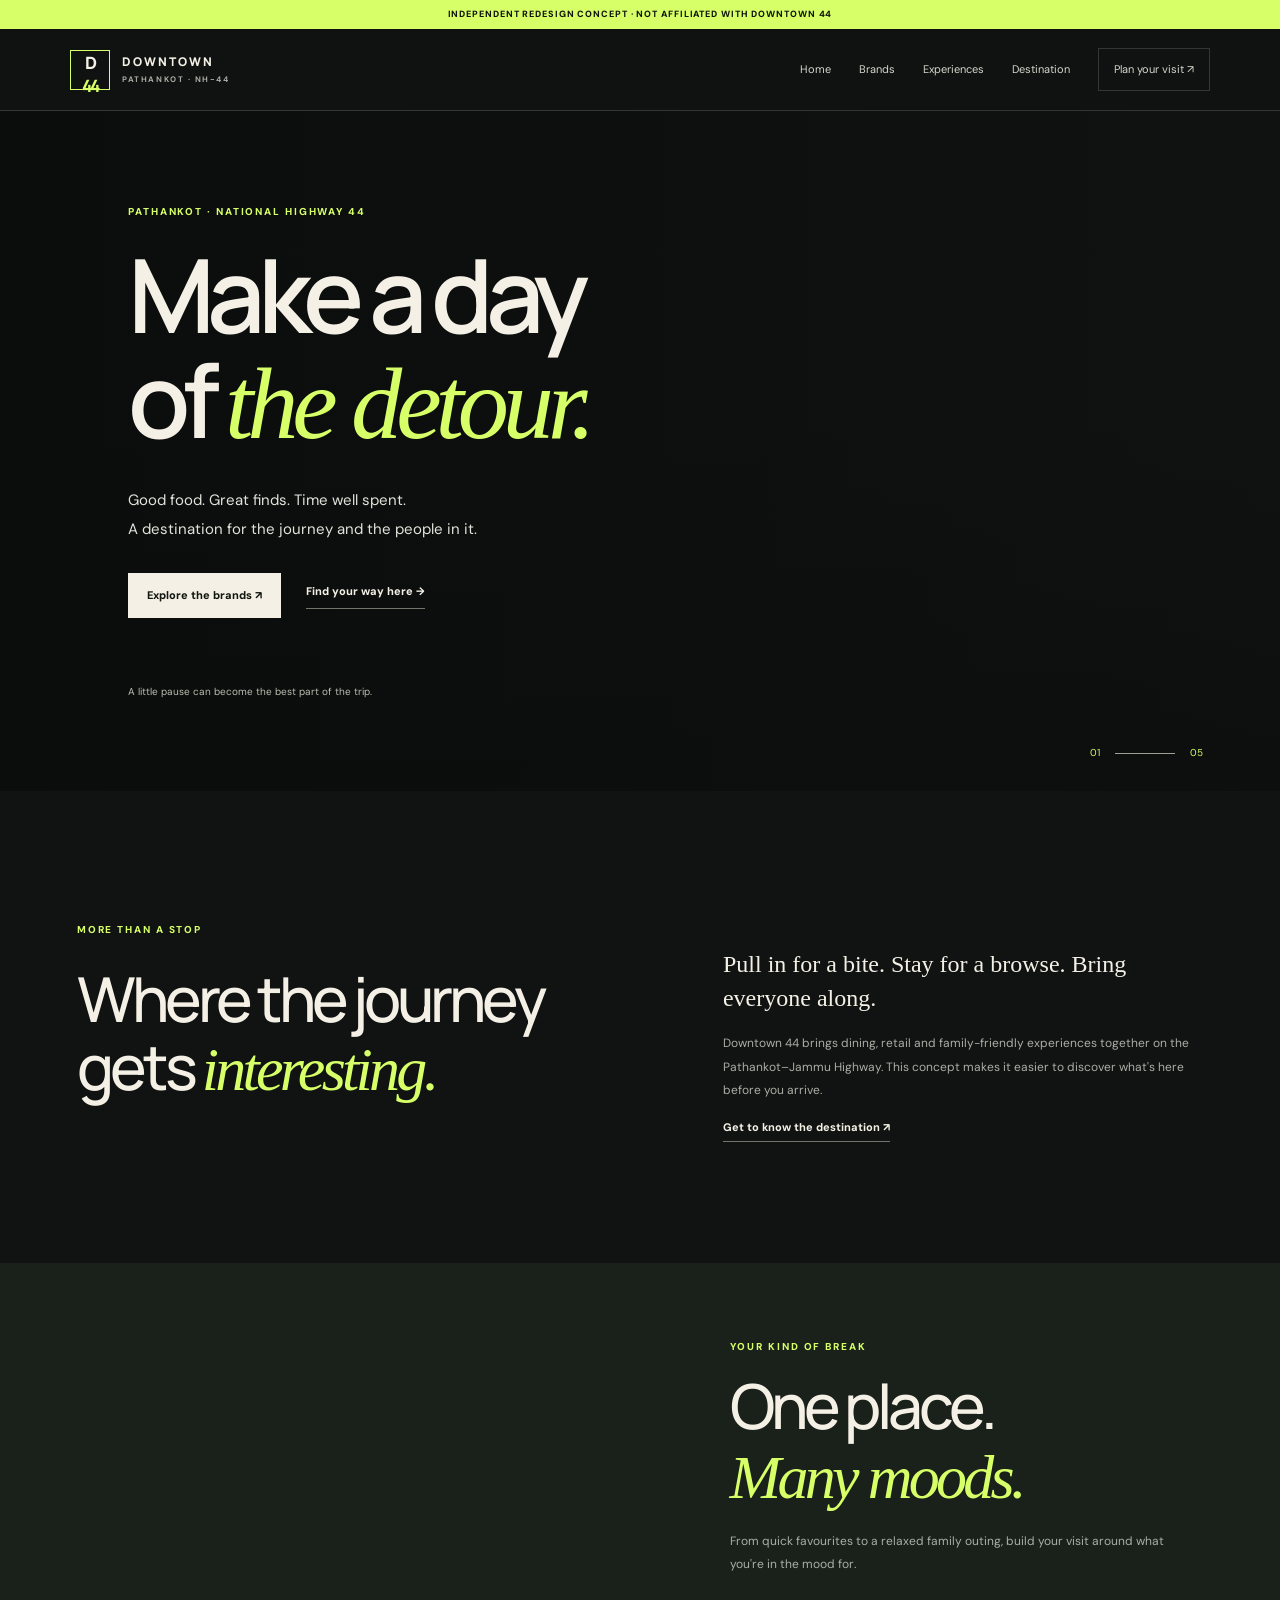
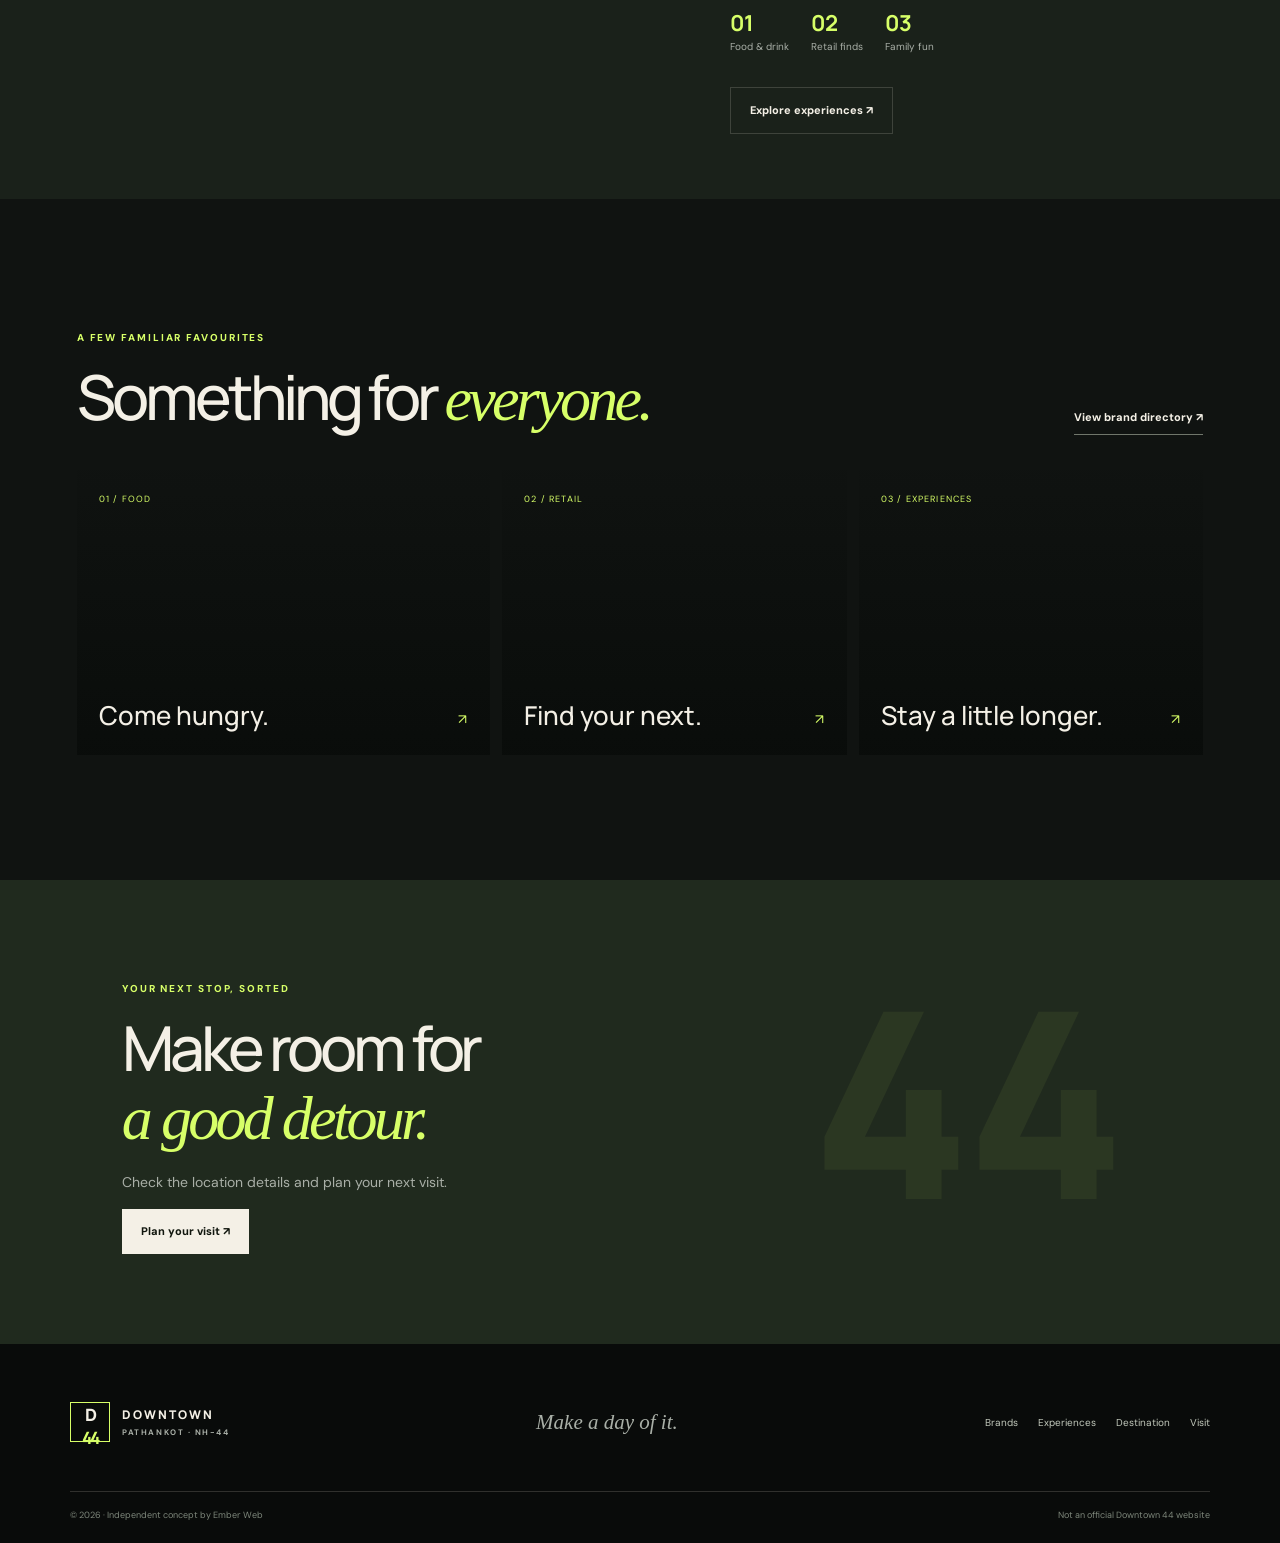
<file: index.html>
<!doctype html><html lang="en"><head><meta charset="utf-8"><meta name="viewport" content="width=device-width, initial-scale=1"><meta name="theme-color" content="#101311"><meta name="description" content="An independent multi-page website redesign concept for Pathankot Downtown 44."><title>Home | Downtown 44 Concept</title><link rel="preconnect" href="https://fonts.googleapis.com"><link rel="preconnect" href="https://fonts.gstatic.com" crossorigin><link href="https://fonts.googleapis.com/css2?family=DM+Sans:wght@400;500;600;700&family=Manrope:wght@400;500;600;700;800&display=swap" rel="stylesheet"><link rel="stylesheet" href="assets/css/style.css"><script defer src="assets/js/main.js"></script></head><body><div class="notice">INDEPENDENT REDESIGN CONCEPT · NOT AFFILIATED WITH DOWNTOWN 44</div>
<header><a class="logo" href="index.html"><b>D<span>44</span></b><span>DOWNTOWN<small>PATHANKOT · NH-44</small></span></a><button class="hamb" aria-expanded="false" aria-label="Toggle navigation">☰</button><nav><a href="index.html">Home</a><a href="brands.html">Brands</a><a href="experiences.html">Experiences</a><a href="destination.html">Destination</a><a class="navbutton" href="visit.html">Plan your visit ↗</a></nav></header><main>
<section class="hero"><div class="hero-photo"></div><div class="hero-content reveal"><p class="eyebrow">PATHANKOT · NATIONAL HIGHWAY 44</p><h1>Make a day<br>of <em>the detour.</em></h1><p class="lead">Good food. Great finds. Time well spent.<br>A destination for the journey and the people in it.</p><div class="actions"><a class="btn light" href="brands.html">Explore the brands ↗</a><a class="under" href="visit.html">Find your way here →</a></div><p class="hero-caption">A little pause can become the best part of the trip.</p></div><span class="hero-count">01 <i></i> 05</span></section>
<section class="intro wrap reveal"><p class="eyebrow">MORE THAN A STOP</p><div class="split"><h2>Where the journey<br>gets <em>interesting.</em></h2><div><p class="serif">Pull in for a bite. Stay for a browse. Bring everyone along.</p><p>Downtown 44 brings dining, retail and family-friendly experiences together on the Pathankot–Jammu Highway. This concept makes it easier to discover what's here before you arrive.</p><a class="under" href="destination.html">Get to know the destination ↗</a></div></div></section>
<section class="feature"><div class="feature-photo"></div><div class="feature-copy reveal"><p class="eyebrow">YOUR KIND OF BREAK</p><h2>One place.<br><em>Many moods.</em></h2><p>From quick favourites to a relaxed family outing, build your visit around what you're in the mood for.</p><div class="numbers"><span><b>01</b> Food & drink</span><span><b>02</b> Retail finds</span><span><b>03</b> Family fun</span></div><a class="btn outline" href="experiences.html">Explore experiences ↗</a></div></section>
<section class="wrap brands-home"><div class="sectiontop"><div><p class="eyebrow">A FEW FAMILIAR FAVOURITES</p><h2>Something for <em>everyone.</em></h2></div><a class="under" href="brands.html">View brand directory ↗</a></div><div class="tiles"><a class="tile food reveal" href="brands.html#food"><small>01 / FOOD</small><b>Come hungry.</b><span>↗</span></a><a class="tile retail reveal" href="brands.html#retail"><small>02 / RETAIL</small><b>Find your next.</b><span>↗</span></a><a class="tile fun reveal" href="experiences.html"><small>03 / EXPERIENCES</small><b>Stay a little longer.</b><span>↗</span></a></div></section>
<section class="cta"><div class="wrap reveal"><p class="eyebrow">YOUR NEXT STOP, SORTED</p><h2>Make room for<br><em>a good detour.</em></h2><p>Check the location details and plan your next visit.</p><a class="btn light" href="visit.html">Plan your visit ↗</a></div><b class="giant">44</b></section>
</main><footer><div class="footmain"><a class="logo" href="index.html"><b>D<span>44</span></b><span>DOWNTOWN<small>PATHANKOT · NH-44</small></span></a><p>Make a day of it.</p><div><a href="brands.html">Brands</a><a href="experiences.html">Experiences</a><a href="destination.html">Destination</a><a href="visit.html">Visit</a></div></div><div class="footbottom"><span>© <span id="year"></span> · Independent concept by Ember Web</span><span>Not an official Downtown 44 website</span></div></footer></body></html>
</file>
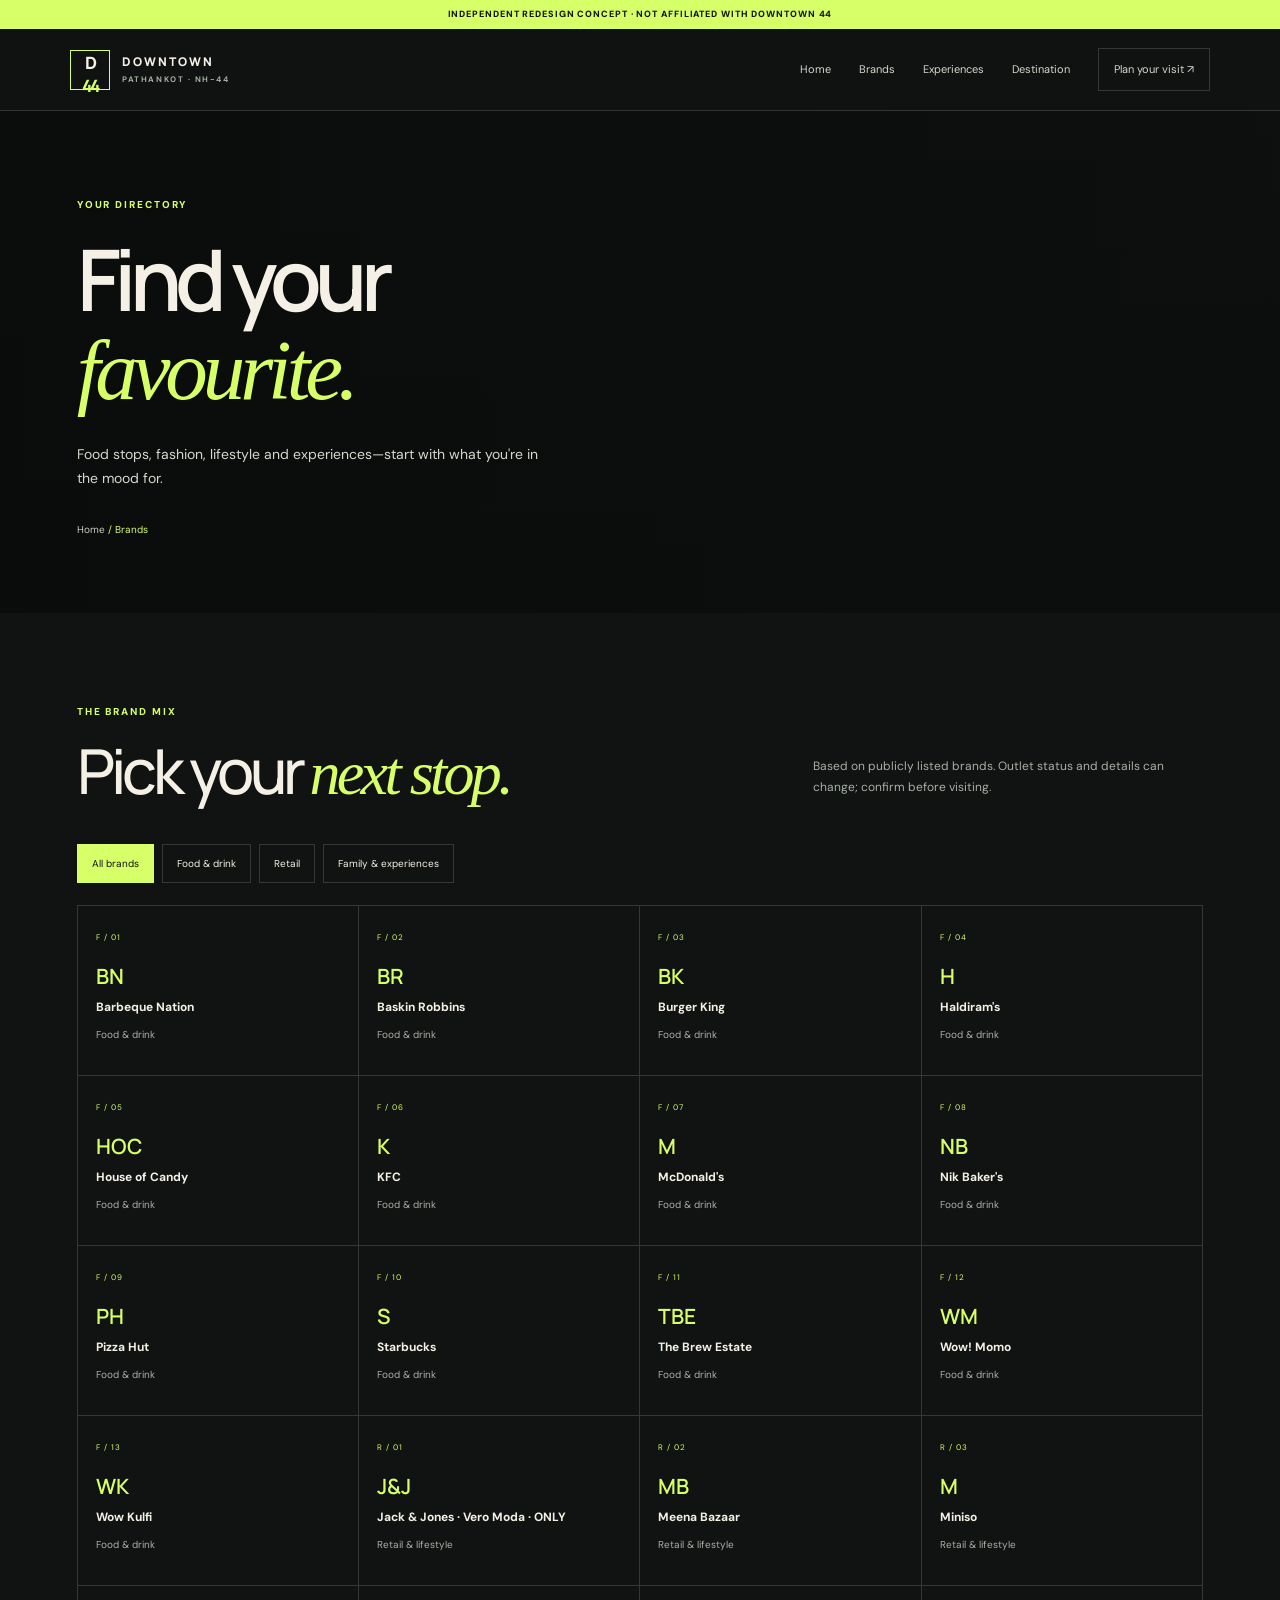
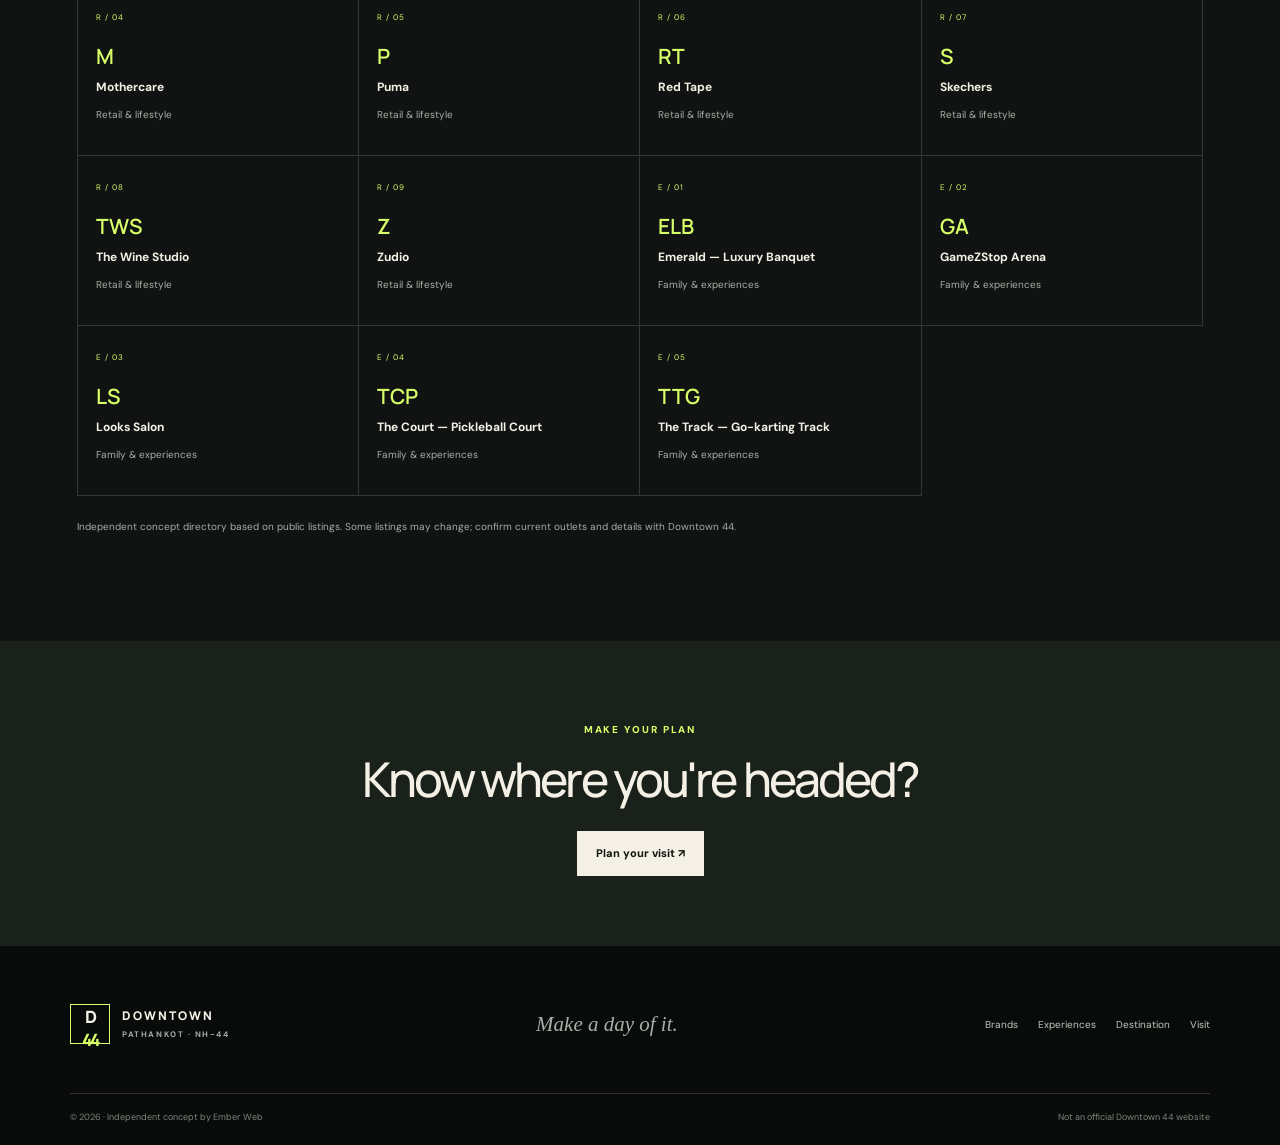
<file: brands.html>
<!doctype html><html lang="en"><head><meta charset="utf-8"><meta name="viewport" content="width=device-width, initial-scale=1"><meta name="theme-color" content="#101311"><meta name="description" content="An independent multi-page website redesign concept for Pathankot Downtown 44."><title>Brands | Downtown 44 Concept</title><link rel="preconnect" href="https://fonts.googleapis.com"><link rel="preconnect" href="https://fonts.gstatic.com" crossorigin><link href="https://fonts.googleapis.com/css2?family=DM+Sans:wght@400;500;600;700&family=Manrope:wght@400;500;600;700;800&display=swap" rel="stylesheet"><link rel="stylesheet" href="assets/css/style.css"><script defer src="assets/js/main.js"></script></head><body><div class="notice">INDEPENDENT REDESIGN CONCEPT · NOT AFFILIATED WITH DOWNTOWN 44</div>
<header><a class="logo" href="index.html"><b>D<span>44</span></b><span>DOWNTOWN<small>PATHANKOT · NH-44</small></span></a><button class="hamb" aria-expanded="false" aria-label="Toggle navigation">☰</button><nav><a href="index.html">Home</a><a href="brands.html">Brands</a><a href="experiences.html">Experiences</a><a href="destination.html">Destination</a><a class="navbutton" href="visit.html">Plan your visit ↗</a></nav></header><main>
<section class="pagehero brands-hero"><div class="wrap reveal"><p class="eyebrow">YOUR DIRECTORY</p><h1>Find your<br><em>favourite.</em></h1><p>Food stops, fashion, lifestyle and experiences—start with what you're in the mood for.</p><div class="crumb"><a href="index.html">Home</a> / Brands</div></div></section>
<section class="wrap directory"><div class="sectiontop"><div><p class="eyebrow">THE BRAND MIX</p><h2>Pick your <em>next stop.</em></h2></div><p>Based on publicly listed brands. Outlet status and details can change; confirm before visiting.</p></div><div class="filters"><button class="selected" data-filter="all">All brands</button><button data-filter="food">Food & drink</button><button data-filter="retail">Retail</button><button data-filter="fun">Family & experiences</button></div><div class="brandgrid"><article class="brandcard" data-cat="food" id="food"><small>F / 01</small><b>BN</b><h3>Barbeque Nation</h3><p>Food & drink</p></article><article class="brandcard" data-cat="food"><small>F / 02</small><b>BR</b><h3>Baskin Robbins</h3><p>Food & drink</p></article><article class="brandcard" data-cat="food"><small>F / 03</small><b>BK</b><h3>Burger King</h3><p>Food & drink</p></article><article class="brandcard" data-cat="food"><small>F / 04</small><b>H</b><h3>Haldiram's</h3><p>Food & drink</p></article><article class="brandcard" data-cat="food"><small>F / 05</small><b>HOC</b><h3>House of Candy</h3><p>Food & drink</p></article><article class="brandcard" data-cat="food"><small>F / 06</small><b>K</b><h3>KFC</h3><p>Food & drink</p></article><article class="brandcard" data-cat="food"><small>F / 07</small><b>M</b><h3>McDonald's</h3><p>Food & drink</p></article><article class="brandcard" data-cat="food"><small>F / 08</small><b>NB</b><h3>Nik Baker's</h3><p>Food & drink</p></article><article class="brandcard" data-cat="food"><small>F / 09</small><b>PH</b><h3>Pizza Hut</h3><p>Food & drink</p></article><article class="brandcard" data-cat="food"><small>F / 10</small><b>S</b><h3>Starbucks</h3><p>Food & drink</p></article><article class="brandcard" data-cat="food"><small>F / 11</small><b>TBE</b><h3>The Brew Estate</h3><p>Food & drink</p></article><article class="brandcard" data-cat="food"><small>F / 12</small><b>WM</b><h3>Wow! Momo</h3><p>Food & drink</p></article><article class="brandcard" data-cat="food"><small>F / 13</small><b>WK</b><h3>Wow Kulfi</h3><p>Food & drink</p></article><article class="brandcard" data-cat="retail" id="retail"><small>R / 01</small><b>J&J</b><h3>Jack & Jones · Vero Moda · ONLY</h3><p>Retail & lifestyle</p></article><article class="brandcard" data-cat="retail"><small>R / 02</small><b>MB</b><h3>Meena Bazaar</h3><p>Retail & lifestyle</p></article><article class="brandcard" data-cat="retail"><small>R / 03</small><b>M</b><h3>Miniso</h3><p>Retail & lifestyle</p></article><article class="brandcard" data-cat="retail"><small>R / 04</small><b>M</b><h3>Mothercare</h3><p>Retail & lifestyle</p></article><article class="brandcard" data-cat="retail"><small>R / 05</small><b>P</b><h3>Puma</h3><p>Retail & lifestyle</p></article><article class="brandcard" data-cat="retail"><small>R / 06</small><b>RT</b><h3>Red Tape</h3><p>Retail & lifestyle</p></article><article class="brandcard" data-cat="retail"><small>R / 07</small><b>S</b><h3>Skechers</h3><p>Retail & lifestyle</p></article><article class="brandcard" data-cat="retail"><small>R / 08</small><b>TWS</b><h3>The Wine Studio</h3><p>Retail & lifestyle</p></article><article class="brandcard" data-cat="retail"><small>R / 09</small><b>Z</b><h3>Zudio</h3><p>Retail & lifestyle</p></article><article class="brandcard" data-cat="fun" id="fun"><small>E / 01</small><b>ELB</b><h3>Emerald — Luxury Banquet</h3><p>Family & experiences</p></article><article class="brandcard" data-cat="fun"><small>E / 02</small><b>GA</b><h3>GameZStop Arena</h3><p>Family & experiences</p></article><article class="brandcard" data-cat="fun"><small>E / 03</small><b>LS</b><h3>Looks Salon</h3><p>Family & experiences</p></article><article class="brandcard" data-cat="fun"><small>E / 04</small><b>TCP</b><h3>The Court — Pickleball Court</h3><p>Family & experiences</p></article><article class="brandcard" data-cat="fun"><small>E / 05</small><b>TTG</b><h3>The Track — Go-karting Track</h3><p>Family & experiences</p></article></div><p class="fine">Independent concept directory based on public listings. Some listings may change; confirm current outlets and details with Downtown 44.</p></section><section class="slim"><p class="eyebrow">MAKE YOUR PLAN</p><h2>Know where you're headed?</h2><a class="btn light" href="visit.html">Plan your visit ↗</a></section>
</main><footer><div class="footmain"><a class="logo" href="index.html"><b>D<span>44</span></b><span>DOWNTOWN<small>PATHANKOT · NH-44</small></span></a><p>Make a day of it.</p><div><a href="brands.html">Brands</a><a href="experiences.html">Experiences</a><a href="destination.html">Destination</a><a href="visit.html">Visit</a></div></div><div class="footbottom"><span>© <span id="year"></span> · Independent concept by Ember Web</span><span>Not an official Downtown 44 website</span></div></footer></body></html>
</file>
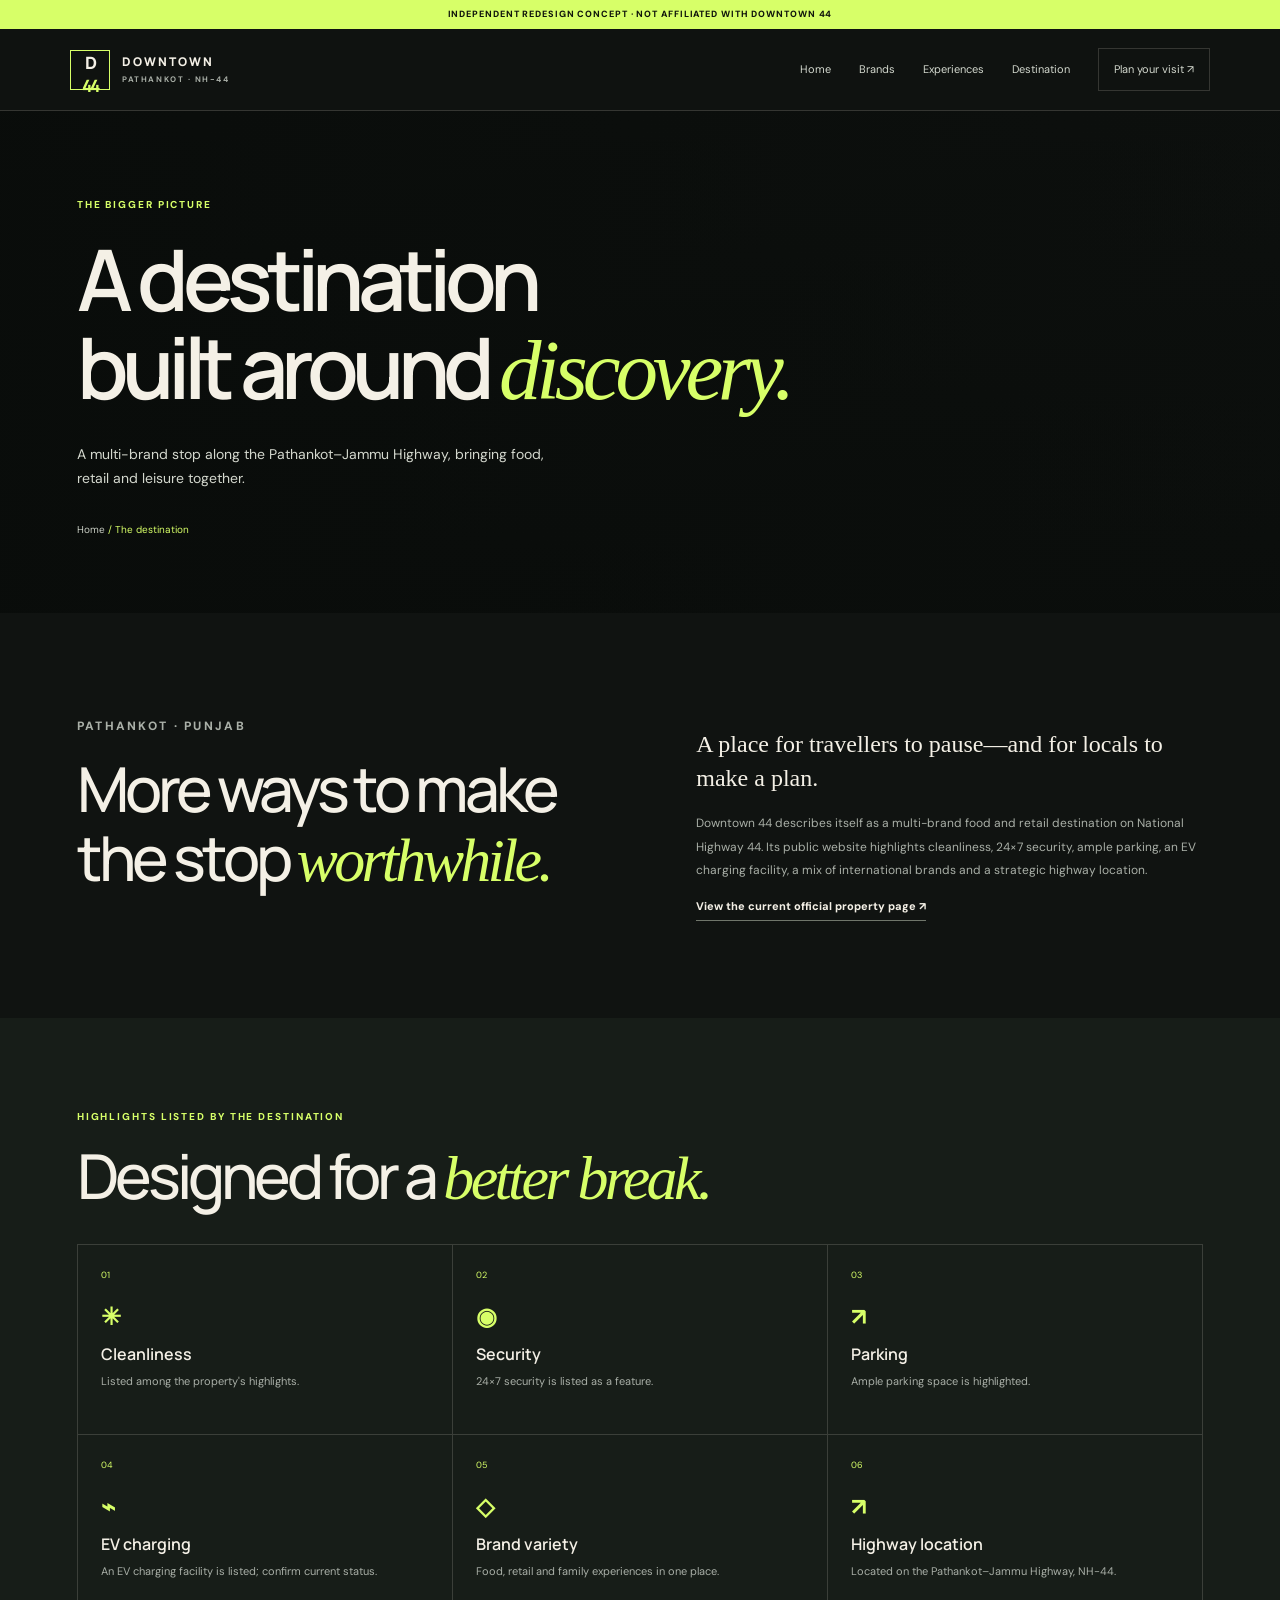
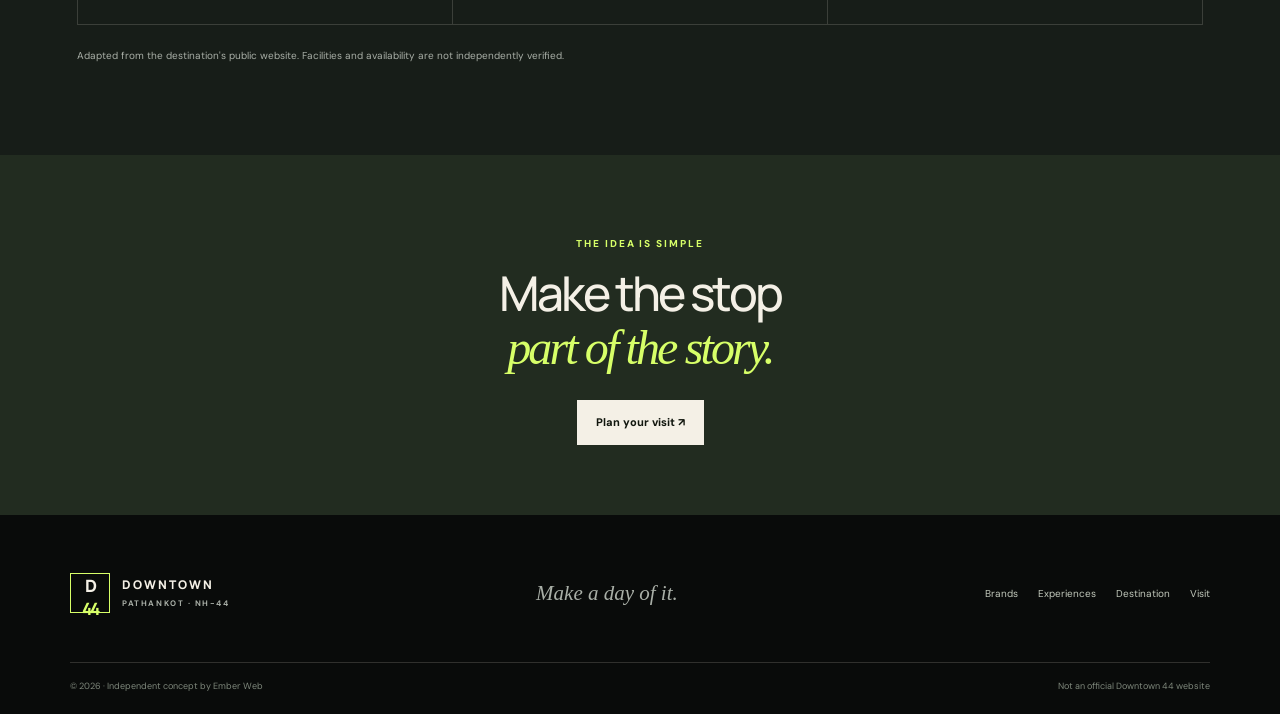
<file: destination.html>
<!doctype html><html lang="en"><head><meta charset="utf-8"><meta name="viewport" content="width=device-width, initial-scale=1"><meta name="theme-color" content="#101311"><meta name="description" content="An independent multi-page website redesign concept for Pathankot Downtown 44."><title>The Destination | Downtown 44 Concept</title><link rel="preconnect" href="https://fonts.googleapis.com"><link rel="preconnect" href="https://fonts.gstatic.com" crossorigin><link href="https://fonts.googleapis.com/css2?family=DM+Sans:wght@400;500;600;700&family=Manrope:wght@400;500;600;700;800&display=swap" rel="stylesheet"><link rel="stylesheet" href="assets/css/style.css"><script defer src="assets/js/main.js"></script></head><body><div class="notice">INDEPENDENT REDESIGN CONCEPT · NOT AFFILIATED WITH DOWNTOWN 44</div>
<header><a class="logo" href="index.html"><b>D<span>44</span></b><span>DOWNTOWN<small>PATHANKOT · NH-44</small></span></a><button class="hamb" aria-expanded="false" aria-label="Toggle navigation">☰</button><nav><a href="index.html">Home</a><a href="brands.html">Brands</a><a href="experiences.html">Experiences</a><a href="destination.html">Destination</a><a class="navbutton" href="visit.html">Plan your visit ↗</a></nav></header><main>
<section class="pagehero destination-hero"><div class="wrap reveal"><p class="eyebrow">THE BIGGER PICTURE</p><h1>A destination<br>built around <em>discovery.</em></h1><p>A multi-brand stop along the Pathankot–Jammu Highway, bringing food, retail and leisure together.</p><div class="crumb"><a href="index.html">Home</a> / The destination</div></div></section>
<section class="wrap splitintro"><div><p class="eyebrow">PATHANKOT · PUNJAB</p><h2>More ways to make<br>the stop <em>worthwhile.</em></h2></div><div><p class="serif">A place for travellers to pause—and for locals to make a plan.</p><p>Downtown 44 describes itself as a multi-brand food and retail destination on National Highway 44. Its public website highlights cleanliness, 24×7 security, ample parking, an EV charging facility, a mix of international brands and a strategic highway location.</p><a class="under" target="_blank" rel="noopener" href="https://www.downtown44.com/the-property">View the current official property page ↗</a></div></section>
<section class="amenities"><div class="wrap"><p class="eyebrow">HIGHLIGHTS LISTED BY THE DESTINATION</p><h2>Designed for a <em>better break.</em></h2><div class="amenitygrid"><article><small>01</small><b>✳</b><h3>Cleanliness</h3><p>Listed among the property's highlights.</p></article><article><small>02</small><b>◉</b><h3>Security</h3><p>24×7 security is listed as a feature.</p></article><article><small>03</small><b>↗</b><h3>Parking</h3><p>Ample parking space is highlighted.</p></article><article><small>04</small><b>⌁</b><h3>EV charging</h3><p>An EV charging facility is listed; confirm current status.</p></article><article><small>05</small><b>◇</b><h3>Brand variety</h3><p>Food, retail and family experiences in one place.</p></article><article><small>06</small><b>↗</b><h3>Highway location</h3><p>Located on the Pathankot–Jammu Highway, NH-44.</p></article></div><p class="fine">Adapted from the destination's public website. Facilities and availability are not independently verified.</p></div></section><section class="quote"><p class="eyebrow">THE IDEA IS SIMPLE</p><h2>Make the stop<br><em>part of the story.</em></h2><a class="btn light" href="visit.html">Plan your visit ↗</a></section>
</main><footer><div class="footmain"><a class="logo" href="index.html"><b>D<span>44</span></b><span>DOWNTOWN<small>PATHANKOT · NH-44</small></span></a><p>Make a day of it.</p><div><a href="brands.html">Brands</a><a href="experiences.html">Experiences</a><a href="destination.html">Destination</a><a href="visit.html">Visit</a></div></div><div class="footbottom"><span>© <span id="year"></span> · Independent concept by Ember Web</span><span>Not an official Downtown 44 website</span></div></footer></body></html>
</file>
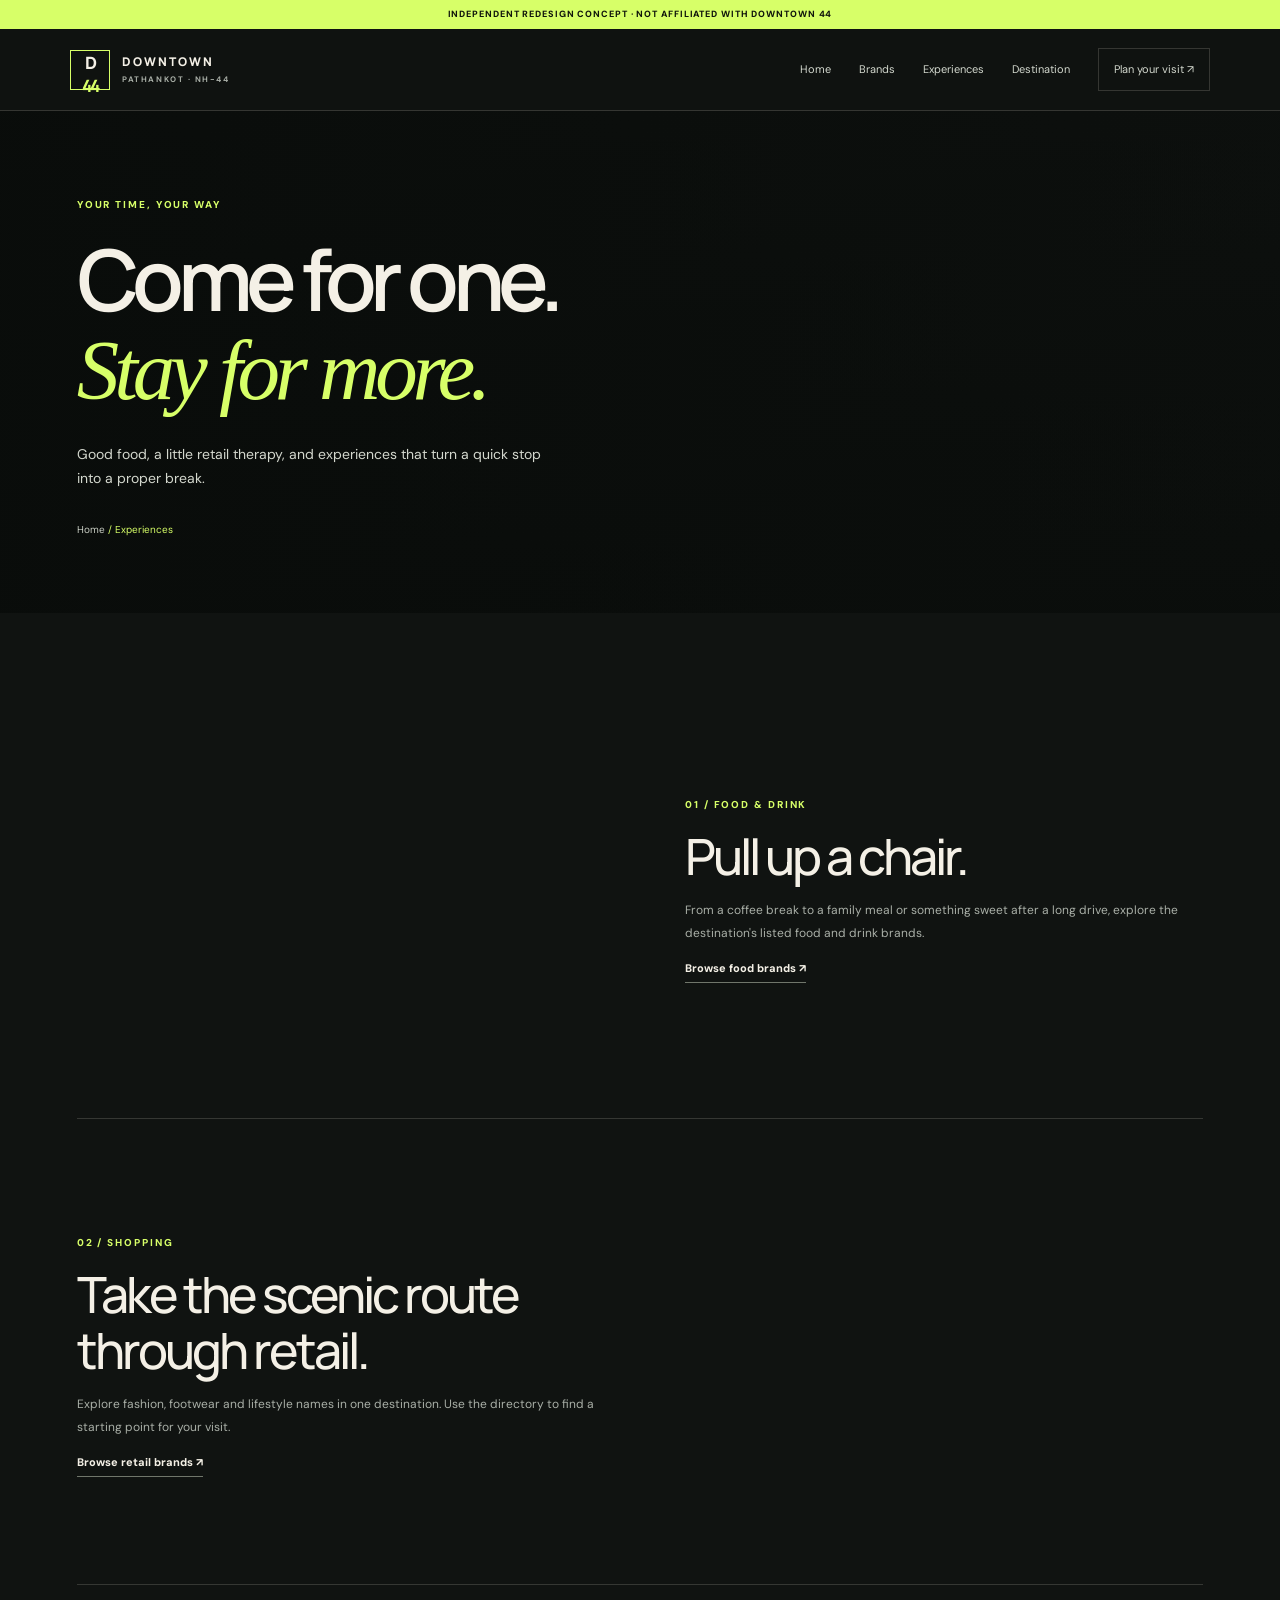
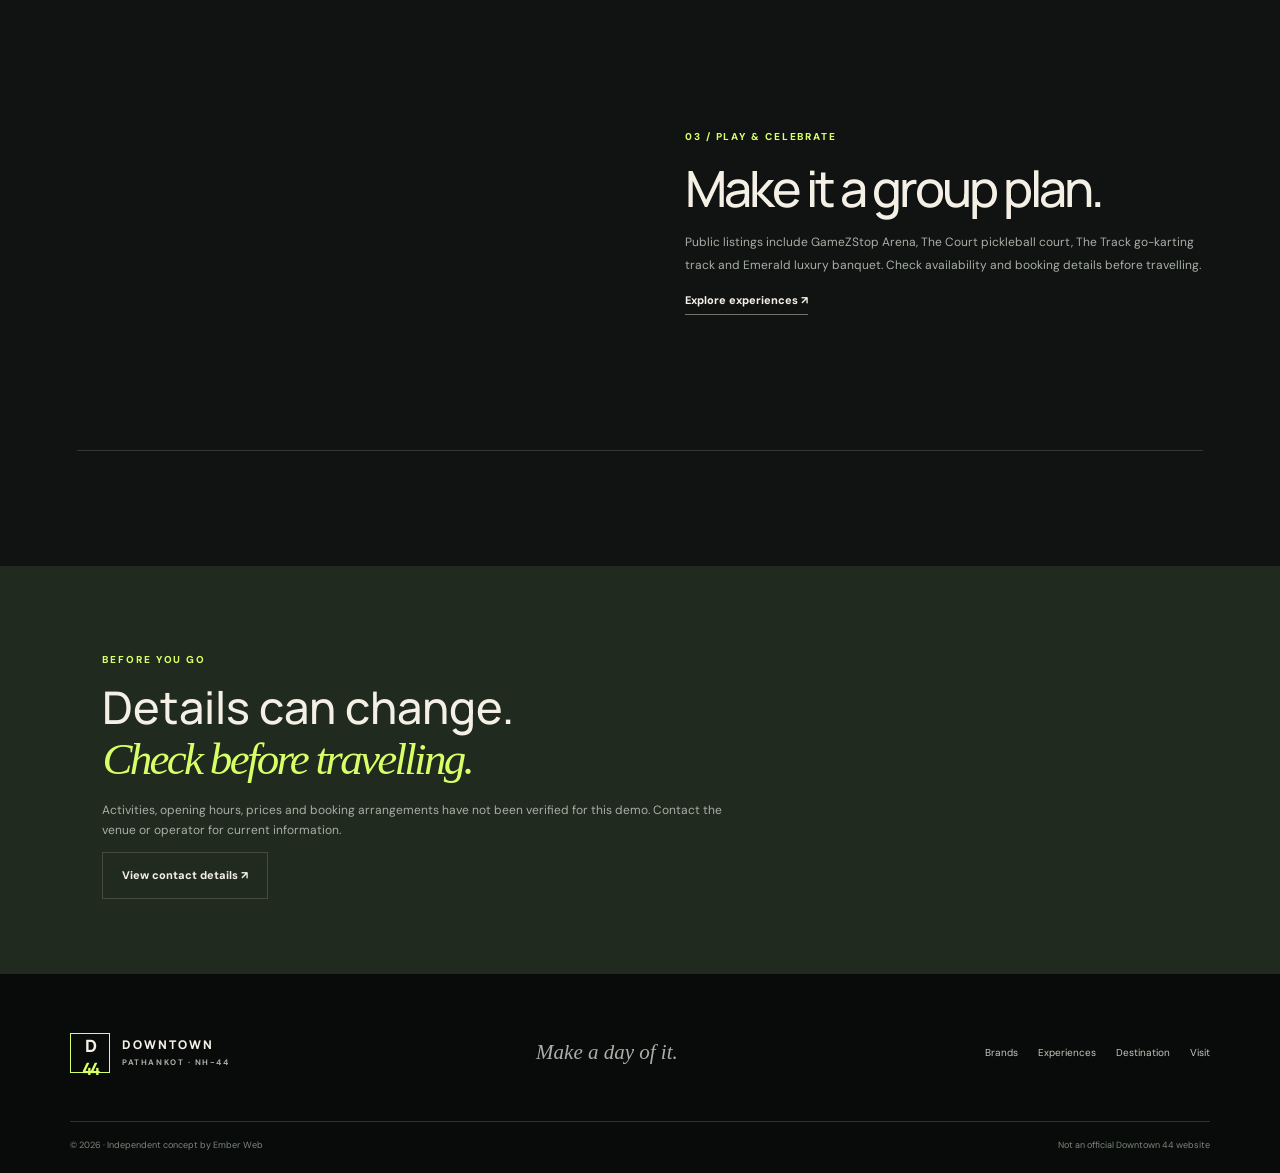
<file: experiences.html>
<!doctype html><html lang="en"><head><meta charset="utf-8"><meta name="viewport" content="width=device-width, initial-scale=1"><meta name="theme-color" content="#101311"><meta name="description" content="An independent multi-page website redesign concept for Pathankot Downtown 44."><title>Experiences | Downtown 44 Concept</title><link rel="preconnect" href="https://fonts.googleapis.com"><link rel="preconnect" href="https://fonts.gstatic.com" crossorigin><link href="https://fonts.googleapis.com/css2?family=DM+Sans:wght@400;500;600;700&family=Manrope:wght@400;500;600;700;800&display=swap" rel="stylesheet"><link rel="stylesheet" href="assets/css/style.css"><script defer src="assets/js/main.js"></script></head><body><div class="notice">INDEPENDENT REDESIGN CONCEPT · NOT AFFILIATED WITH DOWNTOWN 44</div>
<header><a class="logo" href="index.html"><b>D<span>44</span></b><span>DOWNTOWN<small>PATHANKOT · NH-44</small></span></a><button class="hamb" aria-expanded="false" aria-label="Toggle navigation">☰</button><nav><a href="index.html">Home</a><a href="brands.html">Brands</a><a href="experiences.html">Experiences</a><a href="destination.html">Destination</a><a class="navbutton" href="visit.html">Plan your visit ↗</a></nav></header><main>
<section class="pagehero exp-hero"><div class="wrap reveal"><p class="eyebrow">YOUR TIME, YOUR WAY</p><h1>Come for one.<br><em>Stay for more.</em></h1><p>Good food, a little retail therapy, and experiences that turn a quick stop into a proper break.</p><div class="crumb"><a href="index.html">Home</a> / Experiences</div></div></section>
<section class="wrap experience-list">
<article class="experience reveal"><div class="expimage dining"></div><div><p class="eyebrow">01 / FOOD & DRINK</p><h2>Pull up a chair.</h2><p>From a coffee break to a family meal or something sweet after a long drive, explore the destination's listed food and drink brands.</p><a class="under" href="brands.html#food">Browse food brands ↗</a></div></article>
<article class="experience reverse reveal"><div class="expimage shopping"></div><div><p class="eyebrow">02 / SHOPPING</p><h2>Take the scenic route through retail.</h2><p>Explore fashion, footwear and lifestyle names in one destination. Use the directory to find a starting point for your visit.</p><a class="under" href="brands.html#retail">Browse retail brands ↗</a></div></article>
<article class="experience reveal"><div class="expimage play"></div><div><p class="eyebrow">03 / PLAY & CELEBRATE</p><h2>Make it a group plan.</h2><p>Public listings include GameZStop Arena, The Court pickleball court, The Track go-karting track and Emerald luxury banquet. Check availability and booking details before travelling.</p><a class="under" href="brands.html#fun">Explore experiences ↗</a></div></article>
</section><section class="callout"><p class="eyebrow">BEFORE YOU GO</p><h2>Details can change.<br><em>Check before travelling.</em></h2><p>Activities, opening hours, prices and booking arrangements have not been verified for this demo. Contact the venue or operator for current information.</p><a class="btn outline" href="visit.html">View contact details ↗</a></section>
</main><footer><div class="footmain"><a class="logo" href="index.html"><b>D<span>44</span></b><span>DOWNTOWN<small>PATHANKOT · NH-44</small></span></a><p>Make a day of it.</p><div><a href="brands.html">Brands</a><a href="experiences.html">Experiences</a><a href="destination.html">Destination</a><a href="visit.html">Visit</a></div></div><div class="footbottom"><span>© <span id="year"></span> · Independent concept by Ember Web</span><span>Not an official Downtown 44 website</span></div></footer></body></html>
</file>
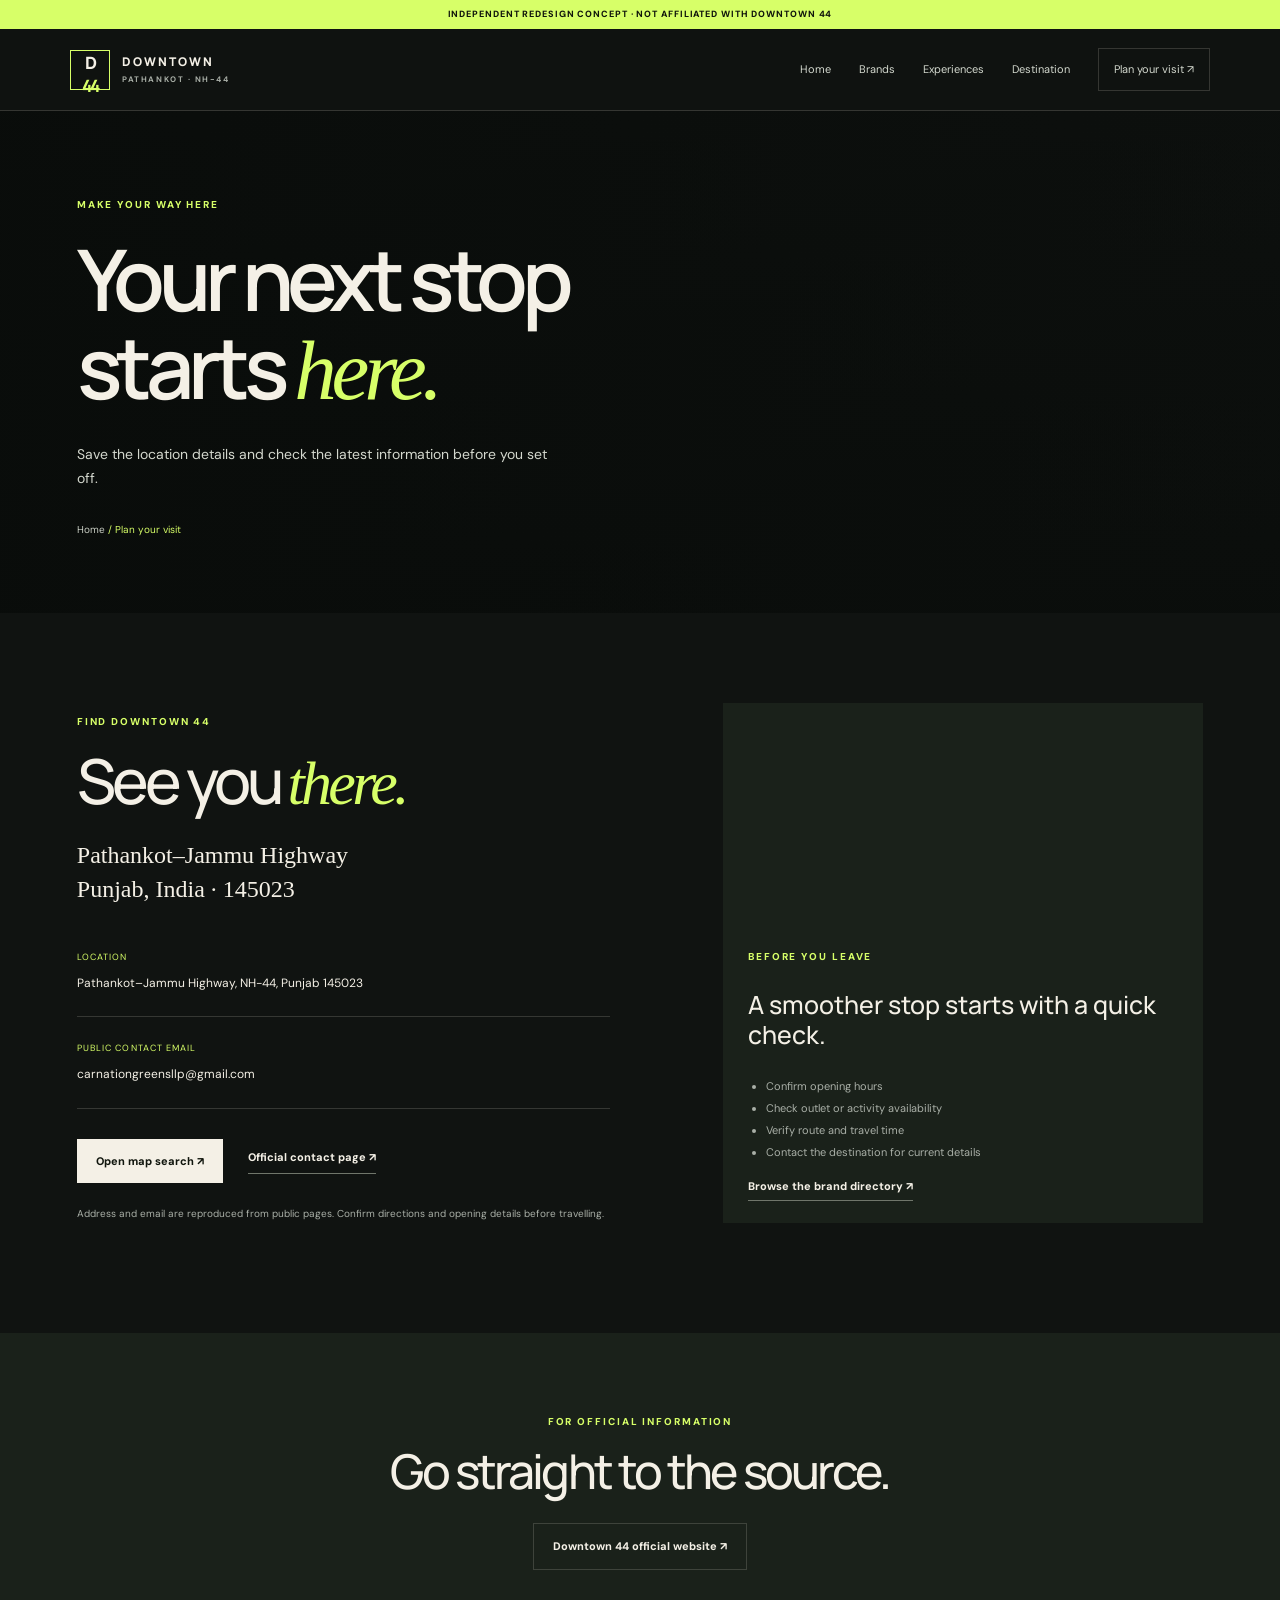
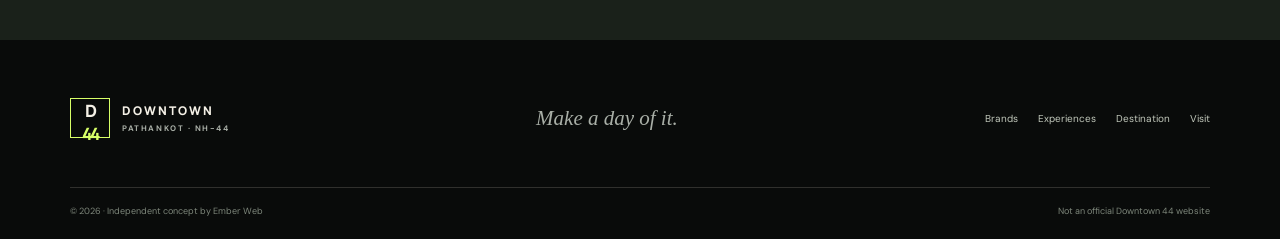
<file: visit.html>
<!doctype html><html lang="en"><head><meta charset="utf-8"><meta name="viewport" content="width=device-width, initial-scale=1"><meta name="theme-color" content="#101311"><meta name="description" content="An independent multi-page website redesign concept for Pathankot Downtown 44."><title>Plan Your Visit | Downtown 44 Concept</title><link rel="preconnect" href="https://fonts.googleapis.com"><link rel="preconnect" href="https://fonts.gstatic.com" crossorigin><link href="https://fonts.googleapis.com/css2?family=DM+Sans:wght@400;500;600;700&family=Manrope:wght@400;500;600;700;800&display=swap" rel="stylesheet"><link rel="stylesheet" href="assets/css/style.css"><script defer src="assets/js/main.js"></script></head><body><div class="notice">INDEPENDENT REDESIGN CONCEPT · NOT AFFILIATED WITH DOWNTOWN 44</div>
<header><a class="logo" href="index.html"><b>D<span>44</span></b><span>DOWNTOWN<small>PATHANKOT · NH-44</small></span></a><button class="hamb" aria-expanded="false" aria-label="Toggle navigation">☰</button><nav><a href="index.html">Home</a><a href="brands.html">Brands</a><a href="experiences.html">Experiences</a><a href="destination.html">Destination</a><a class="navbutton" href="visit.html">Plan your visit ↗</a></nav></header><main>
<section class="pagehero visit-hero"><div class="wrap reveal"><p class="eyebrow">MAKE YOUR WAY HERE</p><h1>Your next stop<br>starts <em>here.</em></h1><p>Save the location details and check the latest information before you set off.</p><div class="crumb"><a href="index.html">Home</a> / Plan your visit</div></div></section>
<section class="wrap visitlayout"><div class="reveal"><p class="eyebrow">FIND DOWNTOWN 44</p><h2>See you <em>there.</em></h2><p class="serif">Pathankot–Jammu Highway<br>Punjab, India · 145023</p><div class="info"><small>LOCATION</small><p>Pathankot–Jammu Highway, NH-44, Punjab 145023</p></div><div class="info"><small>PUBLIC CONTACT EMAIL</small><p><a href="mailto:carnationgreensllp@gmail.com">carnationgreensllp@gmail.com</a></p></div><div class="actions"><a class="btn light" target="_blank" rel="noopener" href="https://www.google.com/maps/search/?api=1&query=Pathankot+Downtown+44">Open map search ↗</a><a class="under" target="_blank" rel="noopener" href="https://www.downtown44.com/contact-us">Official contact page ↗</a></div><p class="fine">Address and email are reproduced from public pages. Confirm directions and opening details before travelling.</p></div><aside class="visitcard reveal"><div class="visitimage"></div><div><p class="eyebrow">BEFORE YOU LEAVE</p><h3>A smoother stop starts with a quick check.</h3><ul><li>Confirm opening hours</li><li>Check outlet or activity availability</li><li>Verify route and travel time</li><li>Contact the destination for current details</li></ul><a class="under" href="brands.html">Browse the brand directory ↗</a></div></aside></section><section class="slim"><p class="eyebrow">FOR OFFICIAL INFORMATION</p><h2>Go straight to the source.</h2><a class="btn outline" target="_blank" rel="noopener" href="https://www.downtown44.com/">Downtown 44 official website ↗</a></section>
</main><footer><div class="footmain"><a class="logo" href="index.html"><b>D<span>44</span></b><span>DOWNTOWN<small>PATHANKOT · NH-44</small></span></a><p>Make a day of it.</p><div><a href="brands.html">Brands</a><a href="experiences.html">Experiences</a><a href="destination.html">Destination</a><a href="visit.html">Visit</a></div></div><div class="footbottom"><span>© <span id="year"></span> · Independent concept by Ember Web</span><span>Not an official Downtown 44 website</span></div></footer></body></html>
</file>
<file: assets/css/style.css>
:root{--bg:#101311;--panel:#1a211a;--cream:#f4f0e6;--muted:#a9afa7;--acid:#d7ff68;--line:rgba(244,240,230,.16);--display:"Manrope",Arial,sans-serif;--body:"DM Sans",Arial,sans-serif;--serif:Georgia,serif}*{box-sizing:border-box}html{scroll-behavior:smooth}body{margin:0;background:var(--bg);color:var(--cream);font:14px/1.7 var(--body)}a{color:inherit;text-decoration:none}button{font:inherit}.notice{text-align:center;background:var(--acid);color:#10150b;padding:7px 10px;font-size:9px;font-weight:800;letter-spacing:.1em}header{height:82px;position:sticky;top:0;z-index:20;display:flex;align-items:center;justify-content:space-between;padding:0 5.5%;background:rgba(16,19,17,.96);border-bottom:1px solid var(--line);backdrop-filter:blur(15px)}.logo{display:flex;align-items:center;gap:12px}.logo>b{width:40px;height:40px;border:1px solid var(--acid);display:grid;place-items:center;font:800 17px var(--display);letter-spacing:-.1em}.logo>b span{color:var(--acid)}.logo>span{font:800 12px/1.2 var(--display);letter-spacing:.16em}.logo small{display:block;font:700 8px var(--body);letter-spacing:.19em;color:var(--muted);margin-top:5px}nav{display:flex;gap:28px;align-items:center;font-size:11px;color:#d3d8ce}nav a:not(.navbutton){position:relative}nav a:hover{color:var(--acid)}.navbutton{border:1px solid var(--line);padding:11px 15px}.hamb{display:none;background:none;color:var(--cream);border:0;font-size:22px}.wrap{width:min(1140px,88%);margin:auto}.hero{position:relative;min-height:680px;display:flex;align-items:center;overflow:hidden}.hero-photo{position:absolute;inset:0;background:url("https://images.unsplash.com/photo-1517248135467-4c7edcad34c4?auto=format&fit=crop&w=2200&q=88") center/cover;animation:zoom 22s alternate infinite}.hero:after{content:"";position:absolute;inset:0;background:linear-gradient(90deg,rgba(10,13,11,.94),rgba(10,13,11,.62) 47%,rgba(10,13,11,.12)),linear-gradient(0deg,rgba(10,13,11,.6),transparent 55%)}.hero-content{position:relative;z-index:1;margin-left:10%;padding:80px 0;width:75%}.eyebrow{font-size:10px;font-weight:800;letter-spacing:.19em;color:var(--acid);text-transform:uppercase}.hero h1,.pagehero h1{font:600 clamp(58px,8vw,108px)/.99 var(--display);letter-spacing:-.075em;margin:24px 0}.hero h1 em,.pagehero h1 em,h2 em{font:italic 400 1em var(--serif);color:var(--acid);letter-spacing:-.06em}.lead{font-size:15px;color:#e0e4db;line-height:1.9}.actions{display:flex;gap:25px;align-items:center;margin-top:30px;flex-wrap:wrap}.btn{display:inline-flex;align-items:center;padding:13px 19px;font-size:11px;font-weight:800;transition:transform .2s,border .2s}.btn:hover{transform:translateY(-2px)}.light{background:var(--cream);color:#11160e}.outline{border:1px solid var(--line)}.outline:hover{border-color:var(--acid)}.under{font-size:11px;font-weight:800;border-bottom:1px solid #70766b;padding-bottom:7px}.under:hover{color:var(--acid)}.hero-caption{margin-top:65px;font-size:10px;color:#b8c0b4}.hero-count{position:absolute;z-index:2;bottom:30px;right:6%;font-size:10px;color:var(--acid)}.hero-count i{display:inline-block;width:60px;height:1px;background:#9ba094;vertical-align:middle;margin:0 12px}.intro{padding-top:120px;padding-bottom:125px}.split{display:grid;grid-template-columns:1fr .9fr;gap:10%;align-items:start}.split h2,.sectiontop h2,.feature h2,.cta h2,.directory h2,.splitintro h2,.amenities h2,.visitlayout h2{font:500 clamp(38px,5vw,62px)/1.1 var(--display);letter-spacing:-.065em;margin:17px 0}.serif{font:24px/1.4 var(--serif);margin:0 0 17px}.split>div>p:not(.serif),.feature-copy>p:not(.eyebrow),.splitintro>div>p:not(.serif){font-size:12px;line-height:1.95;color:var(--muted)}.feature{display:grid;grid-template-columns:1fr 1fr;background:var(--panel);min-height:500px}.feature-photo{background:url("https://images.unsplash.com/photo-1559339352-11d035aa65de?auto=format&fit=crop&w=1300&q=85") center/cover;min-height:480px}.feature-copy{align-self:center;padding:65px clamp(30px,7vw,100px)}.numbers{display:flex;gap:22px;margin:32px 0}.numbers span{display:flex;flex-direction:column;font-size:10px;color:var(--muted)}.numbers b{font:700 22px var(--display);color:var(--acid)}.brands-home{padding-top:120px;padding-bottom:125px}.sectiontop{display:flex;justify-content:space-between;align-items:end;gap:30px;margin-bottom:35px}.sectiontop h2{margin-bottom:0}.tiles{display:grid;grid-template-columns:1.2fr 1fr 1fr;gap:12px}.tile{height:285px;padding:22px;display:flex;flex-direction:column;justify-content:space-between;background-position:center;background-size:cover;position:relative;isolation:isolate;overflow:hidden}.tile:before{content:"";position:absolute;inset:0;z-index:-1;background:linear-gradient(0deg,rgba(9,12,10,.92),rgba(9,12,10,.08));transition:transform .5s}.tile:hover:before{transform:scale(1.08)}.food{background-image:url("https://images.unsplash.com/photo-1515003197210-e0cd7184f8b5?auto=format&fit=crop&w=900&q=80")}.retail{background-image:url("https://images.unsplash.com/photo-1441986300917-64674bd600d8?auto=format&fit=crop&w=900&q=80")}.fun{background-image:url("https://images.unsplash.com/photo-1511882150382-421056c89033?auto=format&fit=crop&w=900&q=80")}.tile small{font-size:9px;color:var(--acid);letter-spacing:.13em}.tile b{font:500 26px var(--display)}.tile span{position:absolute;bottom:23px;right:23px;color:var(--acid)}.cta{background:#202a1e;padding:90px 6%;position:relative;overflow:hidden}.cta .wrap{position:relative;z-index:1;margin-left:4%}.cta> .giant,.giant{position:absolute;right:12%;top:25%;font:800 260px/.8 var(--display);color:rgba(215,255,104,.06)}.cta p:not(.eyebrow){color:var(--muted)}footer{background:#090b0a;padding:45px 5.5% 20px}.footmain{display:flex;justify-content:space-between;align-items:center;gap:25px;flex-wrap:wrap;padding-bottom:35px}.footmain>p{font:italic 21px var(--serif);color:var(--muted)}.footmain>div{display:flex;gap:20px;font-size:10px;color:#c2c9bc}.footbottom{border-top:1px solid var(--line);padding-top:16px;display:flex;justify-content:space-between;gap:15px;flex-wrap:wrap;color:#7e877b;font-size:9px}.pagehero{position:relative;min-height:470px;display:flex;align-items:center;overflow:hidden;background-size:cover;background-position:center}.pagehero:before{content:"";position:absolute;inset:0;background:linear-gradient(90deg,rgba(9,12,10,.92),rgba(9,12,10,.5)),linear-gradient(0deg,rgba(9,12,10,.5),transparent)}.pagehero .wrap{position:relative;padding:75px 0}.pagehero h1{font-size:clamp(55px,7vw,85px)}.pagehero .wrap>p:not(.eyebrow){max-width:480px;color:#d4d8ce}.brands-hero{background-image:url("https://images.unsplash.com/photo-1517248135467-4c7edcad34c4?auto=format&fit=crop&w=1800&q=85")}.exp-hero{background-image:url("https://images.unsplash.com/photo-1519671482749-fd09be7ccebf?auto=format&fit=crop&w=1800&q=85")}.destination-hero{background-image:url("https://images.unsplash.com/photo-1511818966892-d7d671e672a2?auto=format&fit=crop&w=1800&q=85")}.visit-hero{background-image:url("https://images.unsplash.com/photo-1519501025264-65ba15a82390?auto=format&fit=crop&w=1800&q=85")}.crumb{font-size:10px;color:var(--acid);margin-top:30px}.crumb a{color:#c9cec4}.directory{padding-top:80px;padding-bottom:95px}.sectiontop>p{max-width:390px;color:var(--muted);font-size:12px}.filters{display:flex;gap:8px;flex-wrap:wrap;margin:30px 0 22px}.filters button{border:1px solid var(--line);padding:10px 14px;background:none;color:var(--cream);font-size:10px;cursor:pointer}.filters button.selected,.filters button:hover{background:var(--acid);border-color:var(--acid);color:#11160e}.brandgrid{display:grid;grid-template-columns:repeat(4,1fr);border-top:1px solid var(--line);border-left:1px solid var(--line)}.brandcard{padding:18px;min-height:170px;border-right:1px solid var(--line);border-bottom:1px solid var(--line);transition:background .2s}.brandcard:hover{background:var(--panel)}.brandcard[hidden]{display:none}.brandcard small{font-size:8px;letter-spacing:.12em;color:var(--acid)}.brandcard>b{display:block;font:600 21px var(--display);color:var(--acid);margin:14px 0 8px}.brandcard h3{font-size:12px;line-height:1.5;margin:0 0 4px}.brandcard p,.fine{font-size:10px;color:var(--muted)}.fine{line-height:1.8;margin-top:22px}.slim,.quote{text-align:center;padding:70px 15px;background:var(--panel)}.slim h2,.quote h2{font:500 clamp(32px,4vw,48px)/1.1 var(--display);letter-spacing:-.06em;margin:15px 0 25px}.experience-list{padding-top:70px;padding-bottom:85px}.experience{display:grid;grid-template-columns:1fr 1fr;gap:8%;align-items:center;padding:25px 0 60px;margin-bottom:30px;border-bottom:1px solid var(--line)}.experience.reverse .expimage{order:2}.expimage{height:350px;background-size:cover;background-position:center}.dining{background-image:url("https://images.unsplash.com/photo-1414235077428-338989a2e8c0?auto=format&fit=crop&w=1200&q=85")}.shopping{background-image:url("https://images.unsplash.com/photo-1483985988355-763728e1935b?auto=format&fit=crop&w=1200&q=85")}.play{background-image:url("https://images.unsplash.com/photo-1511882150382-421056c89033?auto=format&fit=crop&w=1200&q=85")}.experience h2{font:500 clamp(34px,4vw,50px)/1.12 var(--display);letter-spacing:-.06em;margin:15px 0}.experience p:not(.eyebrow){font-size:12px;line-height:1.9;color:var(--muted)}.callout{padding:75px 8%;background:#202a1e}.callout h2{font:500 45px/1.1 var(--display);margin:15px 0}.callout>p:not(.eyebrow){color:var(--muted);max-width:650px;font-size:12px}.splitintro{padding-top:90px;padding-bottom:100px;display:grid;grid-template-columns:1fr 1fr;gap:10%}.splitintro>div:last-child{padding-top:25px}.amenities{background:#171d18;padding:80px 0}.amenitygrid{display:grid;grid-template-columns:repeat(3,1fr);border-top:1px solid var(--line);border-left:1px solid var(--line);margin-top:30px}.amenitygrid article{padding:23px;min-height:190px;border-right:1px solid var(--line);border-bottom:1px solid var(--line)}.amenitygrid small{display:block;font-size:9px;color:var(--acid)}.amenitygrid b{display:block;font-size:24px;color:var(--acid);margin:14px 0 5px}.amenitygrid h3{font:600 16px var(--display);margin:0 0 7px}.amenitygrid p{font-size:11px;color:var(--muted);margin:0}.quote{background:#222c20}.visitlayout{padding-top:90px;padding-bottom:100px;display:grid;grid-template-columns:1fr .9fr;gap:10%;align-items:start}.visitlayout .serif{margin:20px 0}.info{padding:18px 0;border-bottom:1px solid var(--line)}.info small{font-size:9px;letter-spacing:.12em;color:var(--acid)}.info p{font-size:12px;margin:5px 0}.visitcard{background:var(--panel)}.visitimage{height:210px;background:url("https://images.unsplash.com/photo-1519501025264-65ba15a82390?auto=format&fit=crop&w=1000&q=85") center/cover}.visitcard>div:last-child{padding:25px}.visitcard h3{font:500 25px/1.2 var(--display)}.visitcard ul{padding-left:18px;color:var(--muted);font-size:11px;line-height:2}.reveal{opacity:0;transform:translateY(18px);transition:opacity .7s ease,transform .7s ease}.reveal.visible{opacity:1;transform:translateY(0)}@keyframes zoom{to{transform:scale(1.08)}}@media(prefers-reduced-motion:reduce){*,*:before,*:after{animation:none!important;transition:none!important;scroll-behavior:auto!important}.reveal{opacity:1;transform:none}}@media(max-width:850px){nav{gap:14px}.navbutton{padding:9px}.brandgrid{grid-template-columns:repeat(3,1fr)}.feature-copy{padding:45px 30px}.footmain>div{width:100%}}@media(max-width:650px){header{height:68px;padding:0 5%}.logo>b{width:35px;height:35px}.logo>span{font-size:10px}.hamb{display:block}nav{display:none;position:absolute;top:68px;left:0;right:0;background:#101311;padding:18px 6% 24px;flex-direction:column;align-items:stretch;gap:17px;border-bottom:1px solid var(--line)}nav.open{display:flex}.navbutton{text-align:center}.hero{min-height:630px;align-items:end}.hero-content{margin-left:6%;width:88%;padding:85px 0}.hero h1{font-size:clamp(55px,15vw,80px)}.lead{font-size:13px}.actions{align-items:flex-start;flex-direction:column;gap:18px}.hero-caption{margin-top:38px}.intro,.brands-home{padding-top:75px;padding-bottom:80px}.split,.splitintro,.visitlayout{grid-template-columns:1fr;gap:22px}.split h2,.sectiontop h2,.feature h2,.cta h2,.directory h2,.splitintro h2,.amenities h2,.visitlayout h2{font-size:42px}.feature{grid-template-columns:1fr}.feature-photo{min-height:270px}.feature-copy{padding:45px 7% 55px}.sectiontop{align-items:flex-start;flex-direction:column}.tiles{grid-template-columns:1fr}.tile{height:245px}.cta{padding:65px 6%}.giant{font-size:160px;right:2%;top:30%}.footmain{align-items:flex-start;flex-direction:column}.footmain>p{margin:0}.footmain>div{gap:14px 18px;flex-wrap:wrap}.footbottom{flex-direction:column}.pagehero{min-height:430px}.pagehero h1{font-size:clamp(50px,13vw,70px)}.directory{padding-top:60px;padding-bottom:70px}.brandgrid{grid-template-columns:repeat(2,minmax(0,1fr))}.brandcard{padding:13px;min-height:155px}.experience{grid-template-columns:1fr;gap:24px;padding-bottom:40px}.experience.reverse .expimage{order:0}.expimage{height:250px}.experience h2{font-size:37px}.splitintro{padding-top:65px;padding-bottom:70px}.splitintro>div:last-child{padding-top:0}.amenities{padding:60px 0}.amenitygrid{grid-template-columns:repeat(2,minmax(0,1fr))}.amenitygrid article{padding:15px;min-height:170px}.callout{padding:60px 7%}.callout h2{font-size:38px}.visitlayout{padding-top:60px;padding-bottom:70px;gap:35px}.visitimage{height:175px}}
</file>
